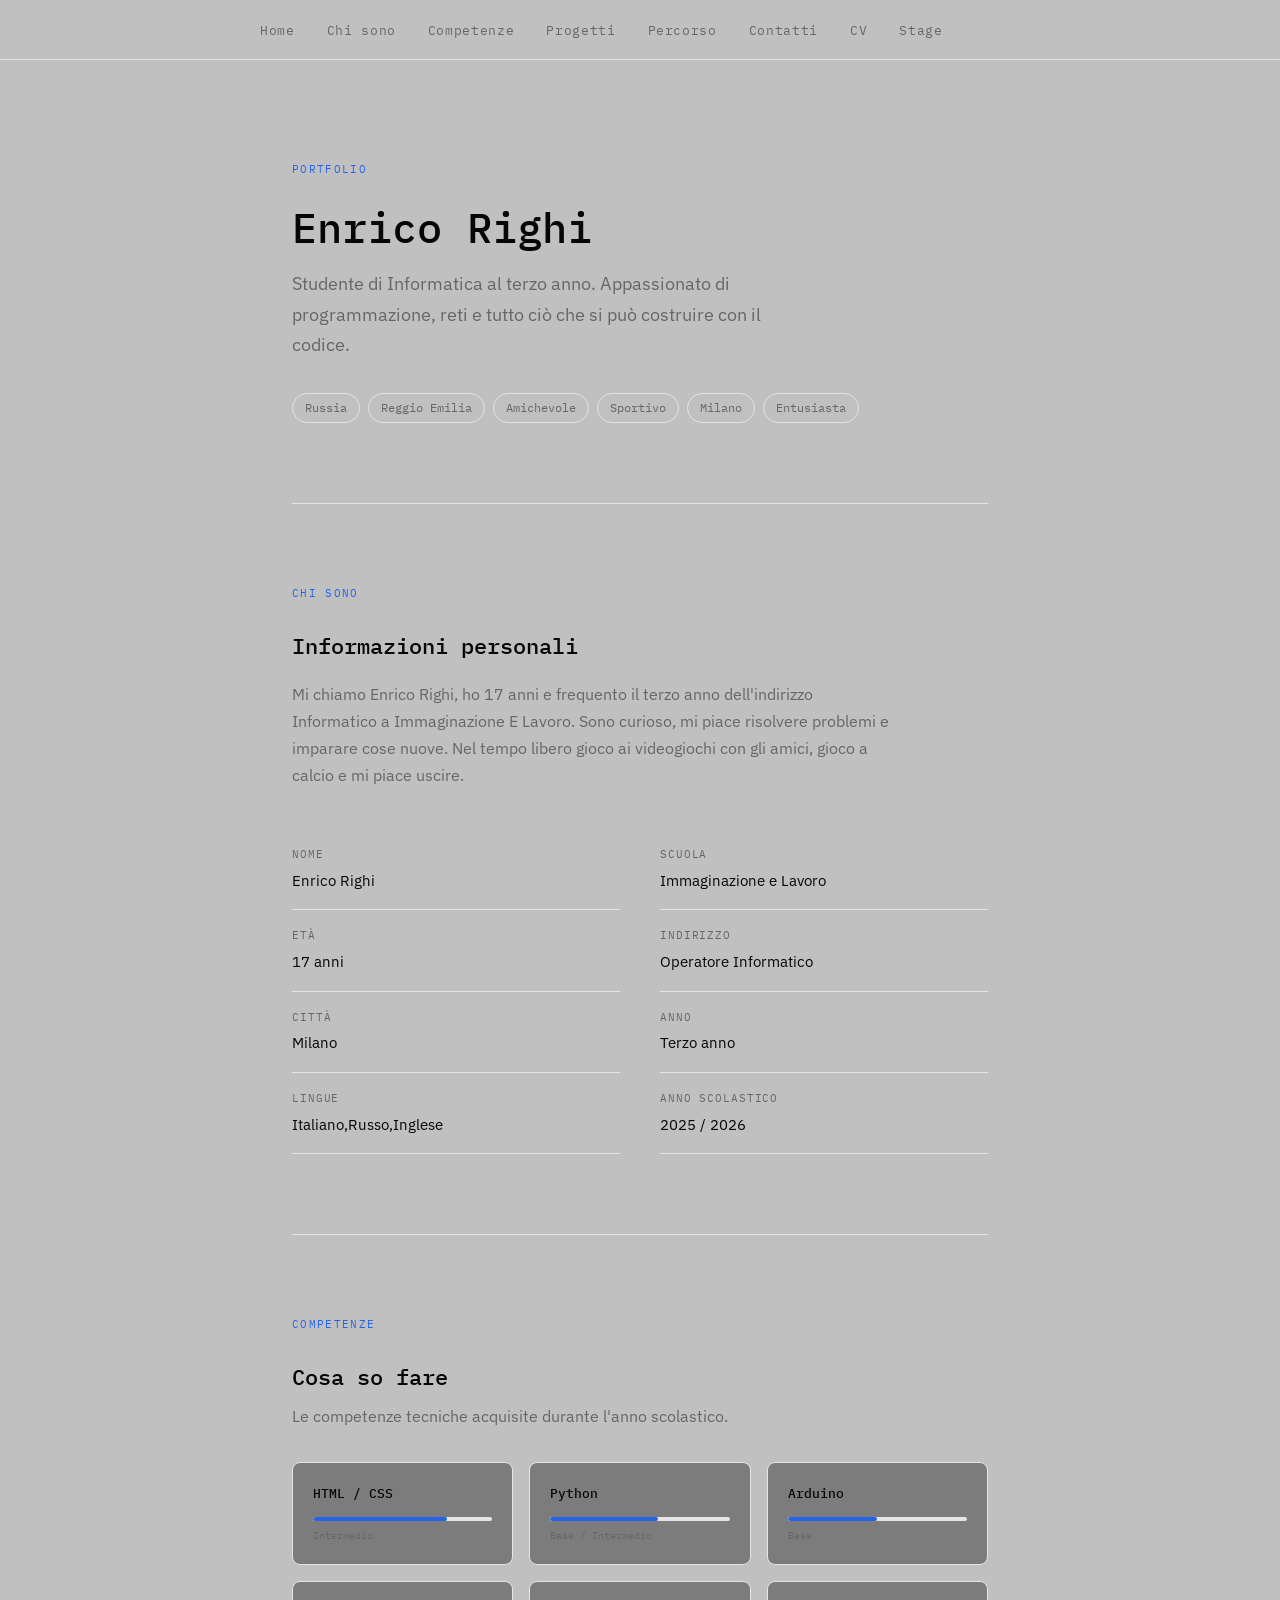
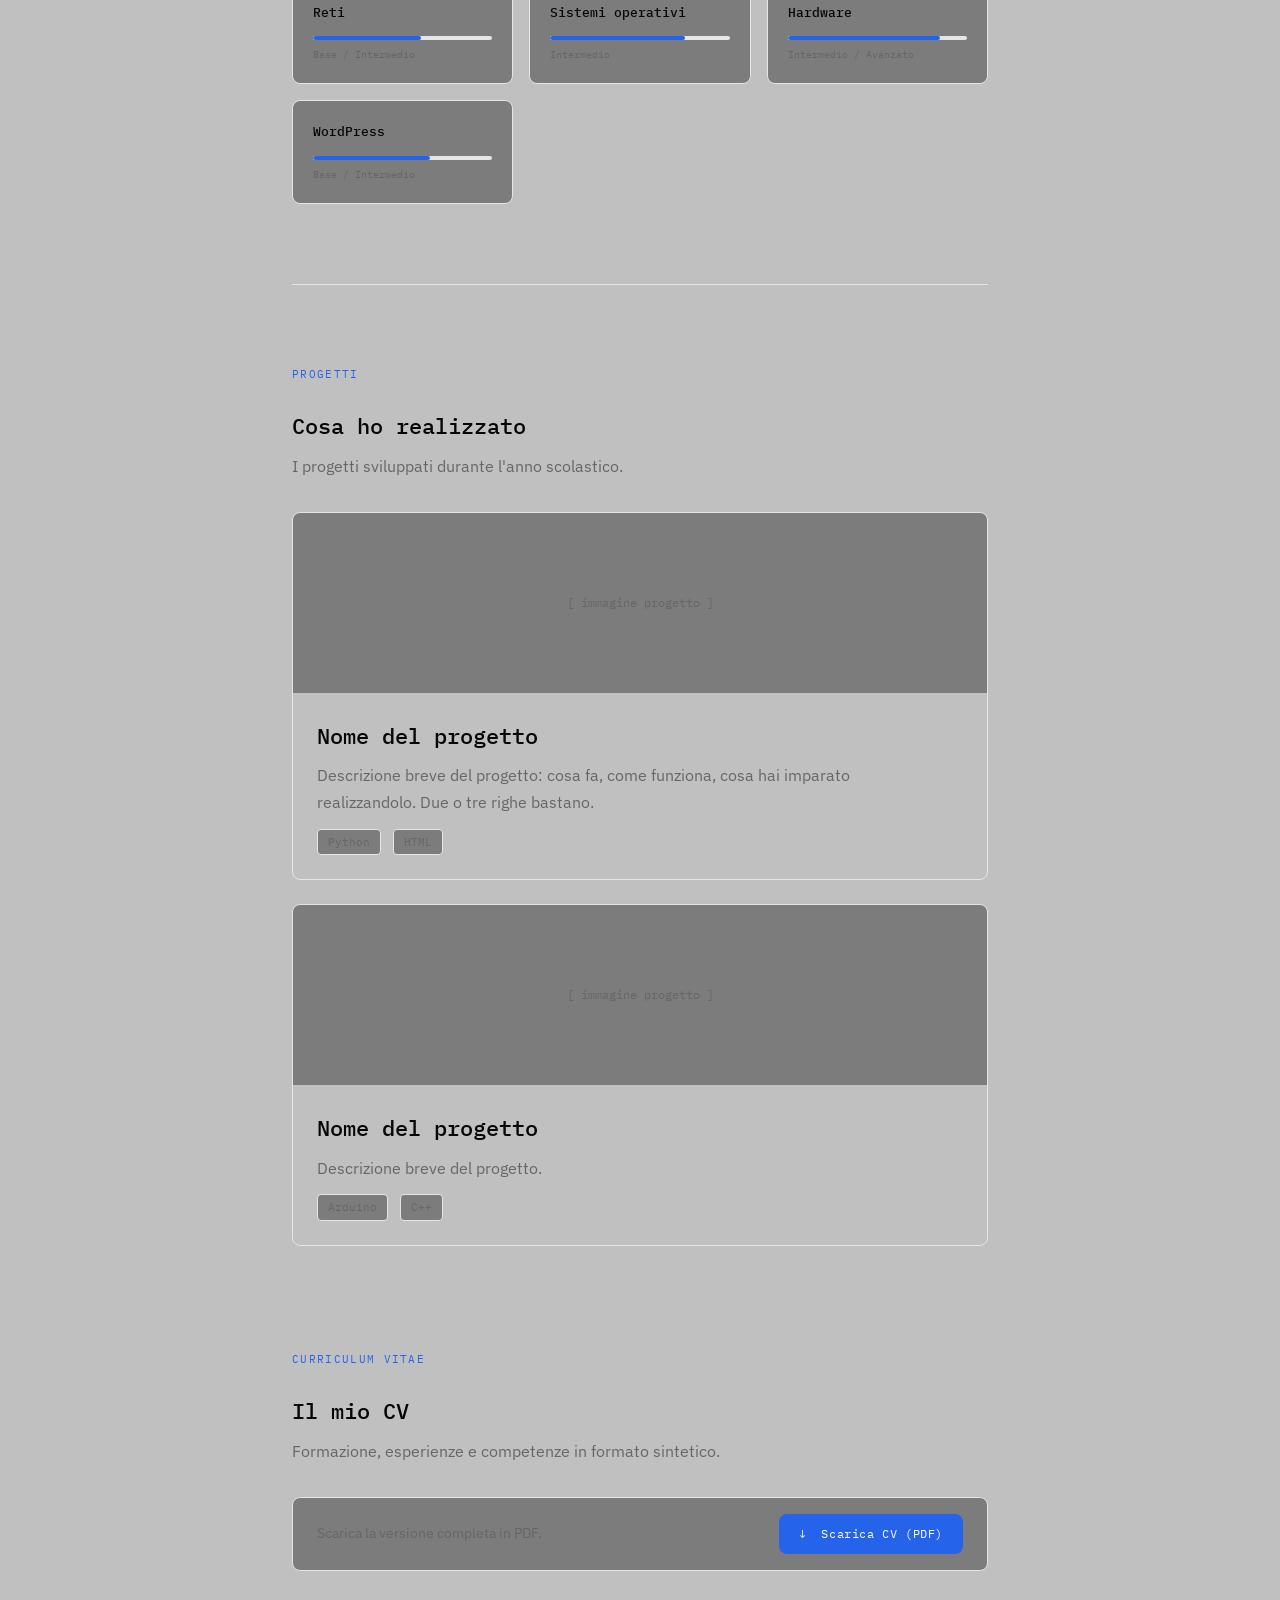
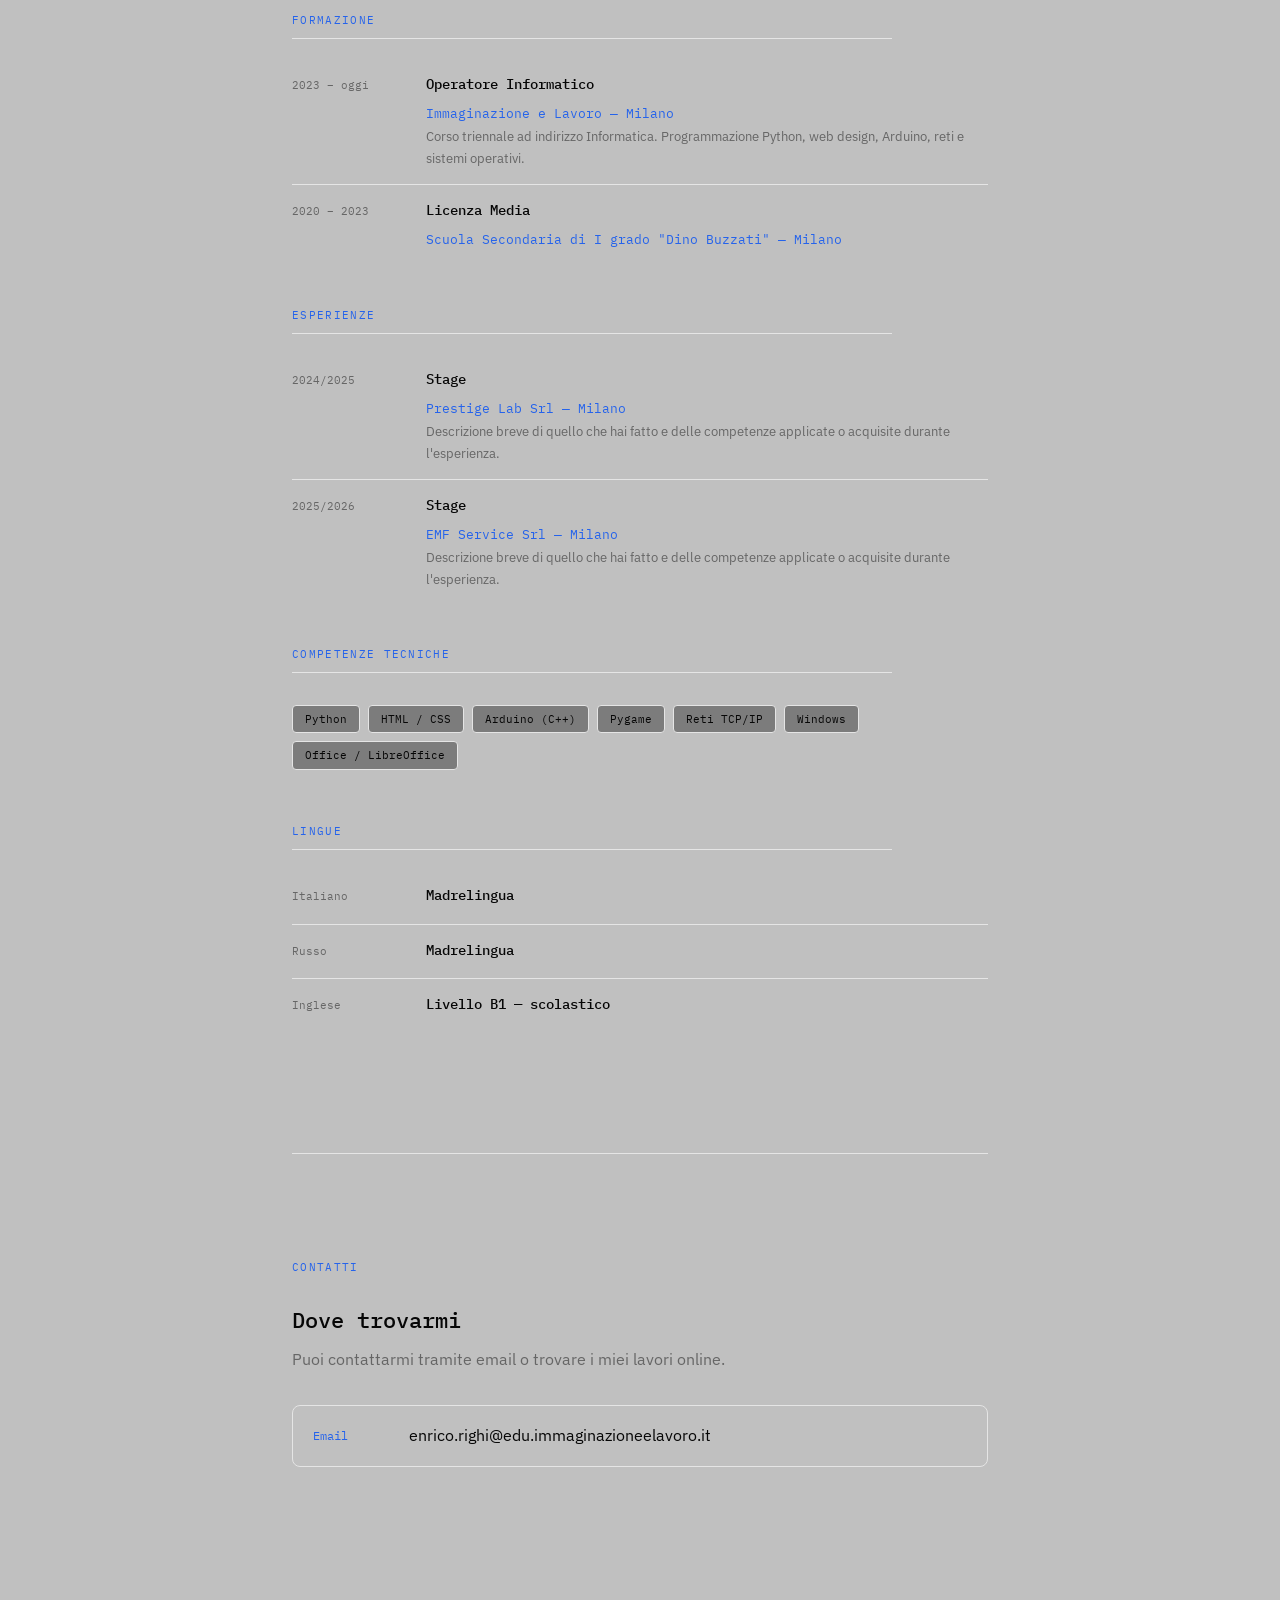
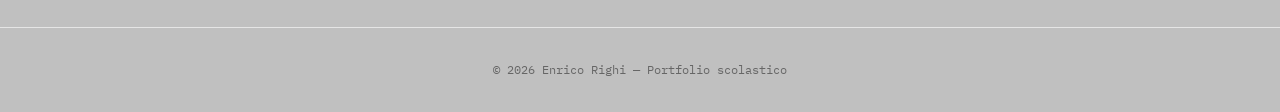
<file: index.html>
<!DOCTYPE html>
<html lang="it">
<head>
  <meta charset="UTF-8" />
  <meta name="viewport" content="width=device-width, initial-scale=1.0"/>

  <!-- MODIFICA: cambia il titolo con il tuo nome -->
  <title>Enrico Righi — Portfolio</title>

  <link rel="preconnect" href="https://fonts.googleapis.com">
  <link href="https://fonts.googleapis.com/css2?family=IBM+Plex+Sans:wght@300;400;500&family=IBM+Plex+Mono:wght@400;500&display=swap" rel="stylesheet">
  <link rel="stylesheet" href="style.css">
</head>

<body>

  <!-- NAVIGAZIONE -->
  <nav>
    <ul>
      <!-- puoi cambiare le voci del menu -->
      <li><a href="#hero">Home</a></li>
      <li><a href="#chi-sono">Chi sono</a></li>
      <li><a href="#competenze">Competenze</a></li>
      <li><a href="#progetti">Progetti</a></li>
      <li><a href="#percorso">Percorso</a></li>
      <li><a href="#contatti">Contatti</a></li>
      <li><a href="#cv">CV</a></li>
      <li><a href="./stage.html">Stage</a></li>
    </ul>
  </nav>

  <main>

    <!-- ==========================================
         HERO — presentazione iniziale
         ========================================== -->
    <section id="hero">
      <p class="etichetta">Portfolio</p>

      <!-- MODIFICA: il tuo nome e cognome -->
      <h1>Enrico Righi</h1>

      <!-- MODIFICA: una frase breve su di te -->
      <p class="sottotitolo">
        Studente di Informatica al terzo anno. Appassionato di programmazione,
        reti e tutto ciò che si può costruire con il codice.
      </p>

      <!-- MODIFICA: le parole chiave che ti descrivono -->
      <div class="tag-list">
        <span class="tag">Russia</span>
        <span class="tag">Reggio Emilia</span>
        <span class="tag">Amichevole</span>
        <span class="tag">Sportivo</span>
        <span class="tag">Milano</span>
        <span class="tag">Entusiasta</span>
      </div>
    </section>

    <!-- ==========================================
         CHI SONO
         ========================================== -->
    <section id="chi-sono">
      <p class="etichetta">Chi sono</p>
      <h2>Informazioni personali</h2>

      <!-- MODIFICA: scrivi qualcosa su di te -->
      <p style="margin-top: 16px;">
        Mi chiamo Enrico Righi, ho 17 anni e frequento il terzo anno
        dell'indirizzo Informatico a Immaginazione E Lavoro. Sono curioso,
        mi piace risolvere problemi e imparare cose nuove.
        Nel tempo libero gioco ai videogiochi con gli amici, gioco a calcio e mi piace uscire.
      </p>

      <div class="griglia-2col" style="margin-top: 40px;">
        <div>
          <!-- MODIFICA: le tue informazioni -->
          <div class="info-riga">
            <span>Nome</span>
            <span>Enrico Righi</span>
          </div>
          <div class="info-riga">
            <span>età</span>
            <span>17 anni</span>
          </div>
          <div class="info-riga">
            <span>Città</span>
            <span>Milano</span>
          </div>
          <div class="info-riga">
            <span>Lingue</span>
            <span>Italiano,Russo,Inglese</span>
          </div>
        </div>
        <div>
          <div class="info-riga">
            <span>Scuola</span>
            <span>Immaginazione e Lavoro</span>
          </div>
          <div class="info-riga">
            <span>Indirizzo</span>
            <span>Operatore Informatico</span>
          </div>
          <div class="info-riga">
            <span>Anno</span>
            <span>Terzo anno</span>
          </div>
          <div class="info-riga">
            <span>Anno scolastico</span>
            <span>2025 / 2026</span>
          </div>
        </div>
      </div>
    </section>

    <!-- ==========================================
         COMPETENZE
         ========================================== -->
    <section id="competenze">
      <p class="etichetta">Competenze</p>
      <h2>Cosa so fare</h2>
      <p style="margin-top: 8px;">
        Le competenze tecniche acquisite durante l'anno scolastico.
      </p>  

      <div class="competenze-griglia">

        <div class="competenza-card">
          <h3>HTML / CSS</h3>
          <div class="barra-contenitore">
            <div class="barra" style="width: 75%"></div>
          </div>
          <p class="livello-label">Intermedio</p>
        </div>

        <div class="competenza-card">
          <h3>Python</h3>
          <div class="barra-contenitore">
            <div class="barra" style="width: 60%"></div>
          </div>
          <p class="livello-label">Base / Intermedio</p>
        </div>

        <div class="competenza-card">
          <h3>Arduino</h3>
          <div class="barra-contenitore">
            <div class="barra" style="width: 50%"></div>
          </div>
          <p class="livello-label">Base</p>
        </div>

        <div class="competenza-card">
          <h3>Reti</h3>
          <div class="barra-contenitore">
            <div class="barra" style="width: 60%"></div>
          </div>
          <p class="livello-label">Base / Intermedio</p>
        </div>

        <div class="competenza-card">
          <h3>Sistemi operativi</h3>
          <div class="barra-contenitore">
            <div class="barra" style="width: 75%"></div>
          </div>
          <p class="livello-label">Intermedio</p>
        </div>

        <div class="competenza-card">
          <h3>Hardware</h3>
          <div class="barra-contenitore">
            <div class="barra" style="width: 85%"></div>
          </div>
          <p class="livello-label">Intermedio / Avanzato</p>
        </div>

          <div class="competenza-card">
          <h3>WordPress</h3>
          <div class="barra-contenitore">
            <div class="barra" style="width: 65%"></div>
          </div>
          <p class="livello-label">Base / Intermedio</p>
        </div>
      </div>
    </section>
      

    <!-- ==========================================
         PROGETTI
         ========================================== -->
    <section id="progetti">
      <p class="etichetta">Progetti</p>
      <h2>Cosa ho realizzato</h2>
      <p style="margin-top: 8px;">
        I progetti sviluppati durante l'anno scolastico.
      </p>

      <div class="progetti-lista">

        <!-- PROGETTO 1 — MODIFICA con il tuo progetto -->
        <div class="progetto-card">
          <div class="progetto-immagine">
            <!-- sostituisci questo placeholder con un'immagine del progetto:
                 <img src="screenshot-progetto.jpg" alt="Nome progetto" style="width:100%;height:100%;object-fit:cover;">
            -->
            [ immagine progetto ]
          </div>
          <div class="progetto-corpo">
            <h2>Nome del progetto</h2>
            <p style="margin-top: 8px;">
              Descrizione breve del progetto: cosa fa, come funziona, cosa hai imparato
              realizzandolo. Due o tre righe bastano.
            </p>
            <div class="progetto-meta">
              <!-- aggiungi i linguaggi / strumenti usati -->
              <span class="badge">Python</span>
              <span class="badge">HTML</span>
            </div>
            <!-- se hai un link al progetto, inseriscilo qui -->
            <!-- <a href="#" class="progetto-link">→ Vedi il progetto</a> -->
          </div>
        </div>

        <!-- PROGETTO 2 — MODIFICA con il tuo progetto -->
        <div class="progetto-card">
          <div class="progetto-immagine">[ immagine progetto ]</div>
          <div class="progetto-corpo">
            <h2>Nome del progetto</h2>
            <p style="margin-top: 8px;">
              Descrizione breve del progetto.
            </p>
            <div class="progetto-meta">
              <span class="badge">Arduino</span>
              <span class="badge">C++</span>
            </div>
          </div>
        </div>

    <!-- ==========================================
         CV
         ========================================== -->
    <section id="cv">
      <p class="etichetta">Curriculum Vitae</p>
      <h2>Il mio CV</h2>
      <p style="margin-top: 8px;">
        Formazione, esperienze e competenze in formato sintetico.
      </p>

      <!-- BOTTONE DOWNLOAD PDF -->
      <div class="cv-download-bar">
        <p>Scarica la versione completa in PDF.</p>
        <!-- MODIFICA: sostituisci "cv.pdf" con il nome del tuo file PDF -->
        <a href="doc/ENRICO EMILIO RIGHI - CV.docx.pdf" download="EnricoRighi_CV.pdf" class="btn-scarica">
          ↓ &nbsp;Scarica CV (PDF)
        </a>
      </div>

      <!-- FORMAZIONE -->
      <div class="cv-blocco">
        <p class="cv-blocco-titolo">Formazione</p>

        <!-- MODIFICA: il tuo percorso scolastico -->
        <div class="cv-riga">
          <span class="cv-periodo">2023 – oggi</span>
          <div class="cv-contenuto">
            <h3>Operatore Informatico</h3>
            <span class="cv-luogo">Immaginazione e Lavoro — Milano</span>
            <p>Corso triennale ad indirizzo Informatica. Programmazione Python,
               web design, Arduino, reti e sistemi operativi.</p>
          </div>
        </div>

        <div class="cv-riga">
          <span class="cv-periodo">2020 – 2023</span>
          <div class="cv-contenuto">
            <h3>Licenza Media</h3>
            <!-- MODIFICA: la tua scuola media -->
            <span class="cv-luogo">Scuola Secondaria di I grado "Dino Buzzati" — Milano</span>
          </div>
        </div>

        <!-- aggiungi altri blocchi copiando una cv-riga -->
      </div>

      <!-- ESPERIENZE -->
      <div class="cv-blocco">
        <p class="cv-blocco-titolo">Esperienze</p>

        <!-- MODIFICA: aggiungi stage, lavori, volontariato, ecc. -->
        <div class="cv-riga">
          <span class="cv-periodo">2024/2025</span>
          <div class="cv-contenuto">
            <h3>Stage</h3>
            <!-- MODIFICA: azienda o contesto -->
            <span class="cv-luogo">Prestige Lab Srl — Milano</span>
            <p>Descrizione breve di quello che hai fatto e delle competenze
               applicate o acquisite durante l'esperienza.</p>
          </div>
        </div>

        <div class="cv-riga">
          <span class="cv-periodo">2025/2026</span>
          <div class="cv-contenuto">
            <h3>Stage</h3>
            <!-- MODIFICA: azienda o contesto -->
            <span class="cv-luogo">EMF Service Srl — Milano</span>
            <p>Descrizione breve di quello che hai fatto e delle competenze
               applicate o acquisite durante l'esperienza.</p>
          </div>
        </div>

        <!-- se non hai esperienze lavorative ancora, puoi rimuovere
             questa sezione o usarla per progetti extrascolastici -->
      </div>

      <!-- COMPETENZE TECNICHE -->
      <div class="cv-blocco">
        <p class="cv-blocco-titolo">Competenze tecniche</p>
        <!-- MODIFICA: le tue competenze -->
        <div class="cv-skill-lista">
          <span class="cv-skill">Python</span>
          <span class="cv-skill">HTML / CSS</span>
          <span class="cv-skill">Arduino (C++)</span>
          <span class="cv-skill">Pygame</span>
          <span class="cv-skill">Reti TCP/IP</span>
          <span class="cv-skill">Windows</span>
          <span class="cv-skill">Office / LibreOffice</span>
        </div>
      </div>

      <!-- LINGUE -->
      <div class="cv-blocco">
        <p class="cv-blocco-titolo">Lingue</p>

        <div class="cv-riga">
          <span class="cv-periodo">Italiano</span>
          <div class="cv-contenuto">
            <h3>Madrelingua</h3>
          </div>
        </div>

        <div class="cv-riga">
          <span class="cv-periodo">Russo</span>
          <div class="cv-contenuto">
            <h3>Madrelingua</h3>
          </div>
        </div>

        <div class="cv-riga">
          <span class="cv-periodo">Inglese</span>
          <div class="cv-contenuto">
            <!-- MODIFICA: il tuo livello -->
            <h3>Livello B1 — scolastico</h3>
          </div>
        </div>
      </div>

    </section>

    <!-- ==========================================
         CONTATTI
         ========================================== -->
    <section id="contatti">
      <p class="etichetta">Contatti</p>
      <h2>Dove trovarmi</h2>
      <p style="margin-top: 8px;">
        Puoi contattarmi tramite email o trovare i miei lavori online.
      </p>

      <div class="contatti-lista">

        <!-- MODIFICA: la tua email -->
        <a href="/cdn-cgi/l/email-protection#3b4f4e5a7b5e565a525715524f" class="contatto-riga">
          <span class="contatto-icona">Email</span>
          <span><span class="__cf_email__" data-cfemail="5d29283c1d38303c3431733429">enrico.righi@edu.immaginazioneelavoro.it</span></span>
        </a>

        <!-- aggiungi altri link (LinkedIn, ecc.) copiando il blocco sopra
             oppure cancella quelli che non usi -->

      </div>
    </section>

    

  </main>

    <footer>
    <!-- MODIFICA: il tuo nome -->
    © 2026 Enrico Righi — Portfolio scolastico
  </footer>

</body>
</html>
</file>
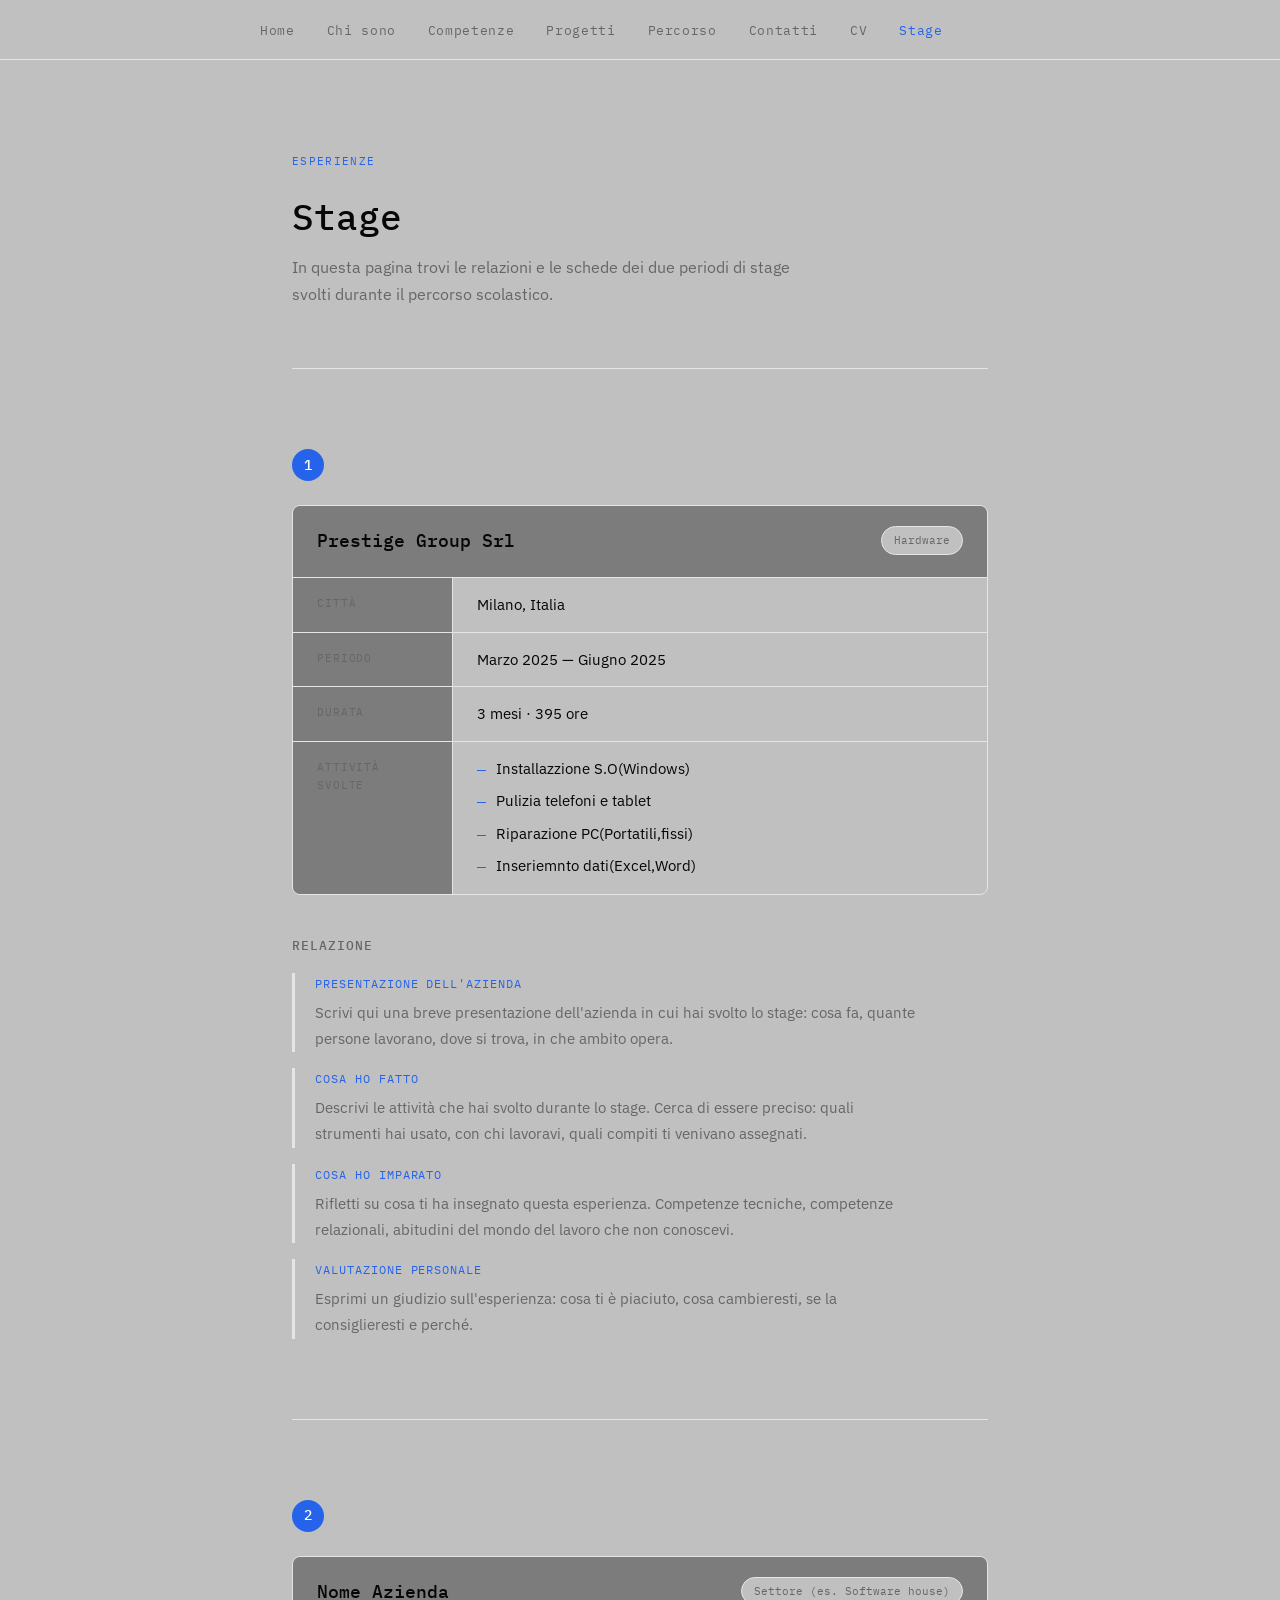
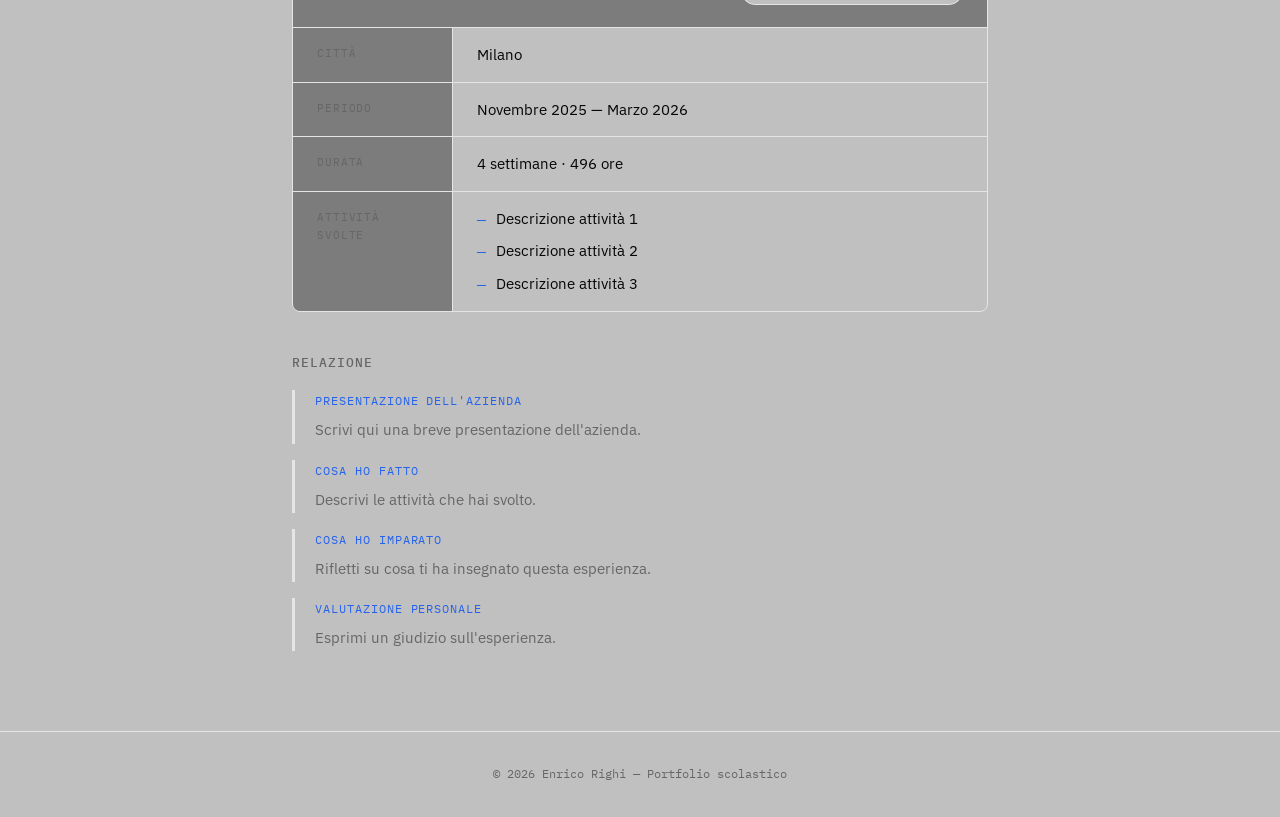
<file: stage.html>
<!DOCTYPE html>
<html lang="it">
<head>
  <meta charset="UTF-8" />
  <meta name="viewport" content="width=device-width, initial-scale=1.0"/>

  <!-- MODIFICA: cambia il titolo con il tuo nome -->
  <title>Enrico Righi — Stage</title>

  <link rel="preconnect" href="https://fonts.googleapis.com">
  <link href="https://fonts.googleapis.com/css2?family=IBM+Plex+Sans:wght@300;400;500&family=IBM+Plex+Mono:wght@400;500&display=swap" rel="stylesheet">
  <link rel="stylesheet" href="style.css">
</head>

<body class="pagina-stage">

  <!-- NAVIGAZIONE -->
  <nav>
    <ul>
      <!-- MODIFICA: stessi link del tuo portfolio -->
      <li><a href="./index.html">Home</a></li>
      <li><a href="index.html#chi-sono">Chi sono</a></li>
      <li><a href="./index.html#competenze">Competenze</a></li>
      <li><a href="./index.html#progetti">Progetti</a></li>
      <li><a href="./index.html#percorso">Percorso</a></li>
      <li><a href="./index.html#contatti">Contatti</a></li>
      <li><a href="./index.html#cv">CV</a></li>
      <li><a href="./stage.html" class="attivo">Stage</a></li>
    </ul>
  </nav>

  <main>

    <!-- INTESTAZIONE -->
    <section id="intro">
      <p class="etichetta">Esperienze</p>
      <h1>Stage</h1>
      <p>
        In questa pagina trovi le relazioni e le schede dei due periodi
        di stage svolti durante il percorso scolastico.
      </p>
    </section>


    <!-- ==========================================
         STAGE 1 
         ========================================== -->
    <section id="stage-1">

      <div class="numero-stage">1</div>

      <!-- SCHEDA AZIENDA -->
      <div class="scheda-azienda">

        <div class="scheda-header">
          <!-- MODIFICA: nome azienda e settore -->
          <h2>Prestige Group Srl</h2>
          <span class="settore-badge">Hardware</span>
        </div>

        <div class="scheda-corpo">

          <div class="scheda-riga">
            <span class="scheda-label">Città</span>
            <!-- MODIFICA -->
            <span class="scheda-valore">Milano, Italia</span>
          </div>

          <div class="scheda-riga">
            <span class="scheda-label">Periodo</span>
            <!-- MODIFICA: quando hai fatto lo stage -->
            <span class="scheda-valore">Marzo 2025 — Giugno 2025</span>
          </div>

          <div class="scheda-riga">
            <span class="scheda-label">Durata</span>
            <!-- MODIFICA -->
            <span class="scheda-valore">3 mesi · 395 ore</span>
          </div>

          <div class="scheda-riga">
            <span class="scheda-label">Attività svolte</span>
            <!-- MODIFICA: aggiungi / rimuovi voci -->
            <ul class="attivita-lista">
              <li>Installazzione S.O(Windows)</li>
              <li>Pulizia telefoni e tablet</li>
              <li>Riparazione PC(Portatili,fissi)</li>
              <li>Inseriemnto dati(Excel,Word)</li>
            </ul>
          </div>

        </div>
      </div>

      <!-- RELAZIONE -->
      <div class="relazione-contenitore">
        <h3>Relazione</h3>

        <div class="relazione-testo">

          <!-- Ogni blocco è un paragrafo della relazione.
               Puoi cambiare i titoli e scrivere il tuo testo dentro i tag <p>.
               Puoi aggiungere altri paragrafi copiando il blocco sotto. -->

          <div class="relazione-paragrafo">
            <p class="para-titolo">Presentazione dell'azienda</p>
            <p>
              Scrivi qui una breve presentazione dell'azienda in cui hai svolto
              lo stage: cosa fa, quante persone lavorano, dove si trova,
              in che ambito opera.
            </p>
          </div>

          <div class="relazione-paragrafo">
            <p class="para-titolo">Cosa ho fatto</p>
            <p>
              Descrivi le attività che hai svolto durante lo stage.
              Cerca di essere preciso: quali strumenti hai usato,
              con chi lavoravi, quali compiti ti venivano assegnati.
            </p>
          </div>

          <div class="relazione-paragrafo">
            <p class="para-titolo">Cosa ho imparato</p>
            <p>
              Rifletti su cosa ti ha insegnato questa esperienza.
              Competenze tecniche, competenze relazionali, abitudini
              del mondo del lavoro che non conoscevi.
            </p>
          </div>

          <div class="relazione-paragrafo">
            <p class="para-titolo">Valutazione personale</p>
            <p>
              Esprimi un giudizio sull'esperienza: cosa ti è piaciuto,
              cosa cambieresti, se la consiglieresti e perché.
            </p>
          </div>

        </div>
      </div>

    </section>


    <!-- ==========================================
         STAGE 2
         ========================================== -->
    <section id="stage-2">

      <div class="numero-stage">2</div>

      <!-- SCHEDA AZIENDA -->
      <div class="scheda-azienda">

        <div class="scheda-header">
          <!-- MODIFICA: nome azienda e settore -->
          <h2>Nome Azienda</h2>
          <span class="settore-badge">Settore (es. Software house)</span>
        </div>

        <div class="scheda-corpo">

          <div class="scheda-riga">
            <span class="scheda-label">Città</span>
            <span class="scheda-valore">Milano</span>
          </div>

          <div class="scheda-riga">
            <span class="scheda-label">Periodo</span>
            <span class="scheda-valore">Novembre 2025 — Marzo 2026</span>
          </div>

          <div class="scheda-riga">
            <span class="scheda-label">Durata</span>
            <span class="scheda-valore">4 settimane · 496 ore</span>
          </div>

          <div class="scheda-riga">
            <span class="scheda-label">Attività svolte</span>
            <ul class="attivita-lista">
              <li>Descrizione attività 1</li>
              <li>Descrizione attività 2</li>
              <li>Descrizione attività 3</li>
            </ul>
          </div>

        </div>
      </div>

      <!-- RELAZIONE -->
      <div class="relazione-contenitore">
        <h3>Relazione</h3>

        <div class="relazione-testo">

          <div class="relazione-paragrafo">
            <p class="para-titolo">Presentazione dell'azienda</p>
            <p>
              Scrivi qui una breve presentazione dell'azienda.
            </p>
          </div>

          <div class="relazione-paragrafo">
            <p class="para-titolo">Cosa ho fatto</p>
            <p>
              Descrivi le attività che hai svolto.
            </p>
          </div>

          <div class="relazione-paragrafo">
            <p class="para-titolo">Cosa ho imparato</p>
            <p>
              Rifletti su cosa ti ha insegnato questa esperienza.
            </p>
          </div>

          <div class="relazione-paragrafo">
            <p class="para-titolo">Valutazione personale</p>
            <p>
              Esprimi un giudizio sull'esperienza.
            </p>
          </div>

        </div>
      </div>

    </section>

  </main>

  <footer>
    <!-- MODIFICA: il tuo nome -->
    © 2026 Enrico Righi — Portfolio scolastico
  </footer>

</body>
</html>
</file>
<file: style.css>
/* =============================================
   VARIABILI — modifica qui i colori del sito
   Cambiarle qui le cambia su TUTTE le pagine
   ============================================= */
:root {
  --colore-sfondo:     #C0C0C0;
  --colore-testo:      #060606;
  --colore-testo-muto: #666666;
  --colore-accento:    #2563eb;  
  --colore-bordo:      #e5e5e5;
  --colore-card:       #7c7c7c;

  --font-titoli: 'IBM Plex Mono', monospace;
  --font-testo:  'IBM Plex Sans', sans-serif;

  --larghezza-max: 760px;
  --raggio:        8px;
}

/* =============================================
   RESET E BASE
   ============================================= */
*, *::before, *::after {
  box-sizing: border-box;
  margin: 0;
  padding: 0;
}

html {
  scroll-behavior: smooth;
}

body {
  background-color: var(--colore-sfondo);
  color: var(--colore-testo);
  font-family: var(--font-testo);
  font-size: 16px;
  line-height: 1.7;
}

/* =============================================
   NAVIGAZIONE
   ============================================= */
nav {
  position: sticky;
  top: 0;
  background-color: var(--colore-sfondo);
  border-bottom: 1px solid var(--colore-bordo);
  z-index: 100;
  padding: 0 32px;
}

nav ul {
  list-style: none;
  display: flex;
  gap: 32px;
  max-width: var(--larghezza-max);
  margin: 0 auto;
  padding: 16px 0;
}

nav a {
  text-decoration: none;
  color: var(--colore-testo-muto);
  font-size: 13px;
  font-family: var(--font-titoli);
  letter-spacing: 0.05em;
  transition: color 0.2s;
}

nav a:hover,
nav a.attivo {
  color: var(--colore-accento);
}

/* =============================================
   LAYOUT PRINCIPALE
   ============================================= */
main {
  max-width: var(--larghezza-max);
  margin: 0 auto;
  padding: 0 32px;
}

section {
  padding: 80px 0;
  border-bottom: 1px solid var(--colore-bordo);
}

section:last-child {
  border-bottom: none;
}

/* =============================================
   TIPOGRAFIA
   ============================================= */
.etichetta {
  font-family: var(--font-titoli);
  font-size: 11px;
  letter-spacing: 0.12em;
  text-transform: uppercase;
  color: var(--colore-accento);
  margin-bottom: 24px;
}

h1 {
  font-family: var(--font-titoli);
  font-size: clamp(28px, 5vw, 42px);
  font-weight: 500;
  line-height: 1.2;
  margin-bottom: 16px;
}

/* h1 nella pagina stage è leggermente più piccolo */
.pagina-stage h1 {
  font-size: clamp(24px, 4vw, 36px);
}

h2 {
  font-family: var(--font-titoli);
  font-size: 22px;
  font-weight: 500;
  margin-bottom: 8px;
}

h3 {
  font-family: var(--font-titoli);
  font-size: 15px;
  font-weight: 500;
  margin-bottom: 6px;
}

p {
  color: var(--colore-testo-muto);
  max-width: 600px;
}

a {
  color: var(--colore-accento);
}

/* =============================================
   SEZIONE HERO (intestazione — solo index)
   ============================================= */
#hero {
  padding: 100px 0 80px;
}

#hero .sottotitolo {
  font-size: 18px;
  color: var(--colore-testo-muto);
  margin-bottom: 32px;
  max-width: 520px;
}

.tag-list {
  display: flex;
  flex-wrap: wrap;
  gap: 8px;
  margin-top: 24px;
}

.tag {
  font-family: var(--font-titoli);
  font-size: 12px;
  padding: 4px 12px;
  border: 1px solid var(--colore-bordo);
  border-radius: 100px;
  color: var(--colore-testo-muto);
}

/* =============================================
   SEZIONE CHI SONO — griglia 2 colonne
   ============================================= */
.griglia-2col {
  display: grid;
  grid-template-columns: 1fr 1fr;
  gap: 40px;
  margin-top: 32px;
}

.info-riga {
  display: flex;
  flex-direction: column;
  gap: 4px;
  padding: 16px 0;
  border-bottom: 1px solid var(--colore-bordo);
}

.info-riga span:first-child {
  font-family: var(--font-titoli);
  font-size: 11px;
  text-transform: uppercase;
  letter-spacing: 0.08em;
  color: var(--colore-testo-muto);
}

.info-riga span:last-child {
  font-size: 15px;
  color: var(--colore-testo);
}

/* =============================================
   SEZIONE COMPETENZE
   ============================================= */
.competenze-griglia {
  display: grid;
  grid-template-columns: repeat(auto-fill, minmax(200px, 1fr));
  gap: 16px;
  margin-top: 32px;
}

.competenza-card {
  background: var(--colore-card);
  border: 1px solid var(--colore-bordo);
  border-radius: var(--raggio);
  padding: 20px;
}

.competenza-card h3 {
  font-size: 13px;
  margin-bottom: 12px;
  color: var(--colore-testo);
}

.barra-contenitore {
  background: var(--colore-bordo);
  border-radius: 4px;
  height: 4px;
  overflow: hidden;
}

.barra {
  height: 100%;
  background: var(--colore-accento);
  border-radius: 4px;
}

.livello-label {
  font-family: var(--font-titoli);
  font-size: 10px;
  color: var(--colore-testo-muto);
  margin-top: 6px;
}

/* =============================================
   SEZIONE PROGETTI
   ============================================= */
.progetti-lista {
  display: flex;
  flex-direction: column;
  gap: 24px;
  margin-top: 32px;
}

.progetto-card {
  border: 1px solid var(--colore-bordo);
  border-radius: var(--raggio);
  overflow: hidden;
  transition: border-color 0.2s;
}

.progetto-card:hover {
  border-color: var(--colore-accento);
}

.progetto-immagine {
  width: 100%;
  height: 180px;
  background: var(--colore-card);
  display: flex;
  align-items: center;
  justify-content: center;
  font-family: var(--font-titoli);
  font-size: 12px;
  color: var(--colore-testo-muto);
  /* ✏️ puoi sostituire il colore di sfondo con un'immagine:
     background: url('immagine-progetto.jpg') center/cover; */
}

.progetto-corpo {
  padding: 24px;
}

.progetto-meta {
  display: flex;
  gap: 12px;
  margin-top: 12px;
  flex-wrap: wrap;
}

.badge {
  font-family: var(--font-titoli);
  font-size: 11px;
  padding: 3px 10px;
  border-radius: 4px;
  background: var(--colore-card);
  border: 1px solid var(--colore-bordo);
  color: var(--colore-testo-muto);
}

.progetto-link {
  display: inline-block;
  margin-top: 16px;
  font-family: var(--font-titoli);
  font-size: 12px;
  color: var(--colore-accento);
  text-decoration: none;
}

.progetto-link:hover {
  text-decoration: underline;
}

/* =============================================
   SEZIONE PERCORSO — timeline
   ============================================= */
.timeline {
  margin-top: 32px;
  display: flex;
  flex-direction: column;
  gap: 0;
}

.timeline-item {
  display: grid;
  grid-template-columns: 100px 1fr;
  gap: 24px;
  padding-bottom: 32px;
  position: relative;
}

.timeline-item::before {
  content: '';
  position: absolute;
  left: 91px;
  top: 6px;
  bottom: 0;
  width: 1px;
  background: var(--colore-bordo);
}

.timeline-item:last-child::before {
  display: none;
}

.timeline-anno {
  font-family: var(--font-titoli);
  font-size: 12px;
  color: var(--colore-testo-muto);
  padding-top: 2px;
  text-align: right;
}

.timeline-contenuto {
  padding-left: 20px;
  position: relative;
}

.timeline-contenuto::before {
  content: '';
  position: absolute;
  left: -4px;
  top: 7px;
  width: 8px;
  height: 8px;
  border-radius: 50%;
  background: var(--colore-accento);
}

/* =============================================
   SEZIONE CONTATTI
   ============================================= */
.contatti-lista {
  margin-top: 32px;
  display: flex;
  flex-direction: column;
  gap: 16px;
}

.contatto-riga {
  display: flex;
  align-items: center;
  gap: 16px;
  padding: 16px 20px;
  border: 1px solid var(--colore-bordo);
  border-radius: var(--raggio);
  text-decoration: none;
  color: var(--colore-testo);
  transition: border-color 0.2s, background 0.2s;
}

.contatto-riga:hover {
  border-color: var(--colore-accento);
  background: var(--colore-card);
}

.contatto-icona {
  font-family: var(--font-titoli);
  font-size: 12px;
  color: var(--colore-accento);
  min-width: 80px;
}

/* =============================================
   SEZIONE CV
   ============================================= */
.cv-download-bar {
  display: flex;
  align-items: center;
  justify-content: space-between;
  background: var(--colore-card);
  border: 1px solid var(--colore-bordo);
  border-radius: var(--raggio);
  padding: 16px 24px;
  margin-top: 32px;
  margin-bottom: 40px;
  flex-wrap: wrap;
  gap: 12px;
}

.cv-download-bar p {
  font-size: 14px;
  max-width: none;
}

.btn-scarica {
  display: inline-flex;
  align-items: center;
  gap: 8px;
  background: var(--colore-accento);
  color: #fff;
  text-decoration: none;
  font-family: var(--font-titoli);
  font-size: 12px;
  letter-spacing: 0.05em;
  padding: 10px 20px;
  border-radius: var(--raggio);
  transition: opacity 0.2s;
  white-space: nowrap;
}

.btn-scarica:hover {
  opacity: 0.85;
  color: #fff;
}

.cv-blocco {
  margin-bottom: 40px;
}

.cv-blocco-titolo {
  font-family: var(--font-titoli);
  font-size: 11px;
  letter-spacing: 0.12em;
  text-transform: uppercase;
  color: var(--colore-accento);
  border-bottom: 1px solid var(--colore-bordo);
  padding-bottom: 8px;
  margin-bottom: 20px;
}

.cv-riga {
  display: grid;
  grid-template-columns: 110px 1fr;
  gap: 16px 24px;
  padding: 14px 0;
  border-bottom: 1px solid var(--colore-bordo);
  align-items: start;
}

.cv-riga:last-child {
  border-bottom: none;
}

.cv-periodo {
  font-family: var(--font-titoli);
  font-size: 11px;
  color: var(--colore-testo-muto);
  padding-top: 3px;
}

.cv-contenuto h3 {
  font-size: 14px;
  font-weight: 500;
  margin-bottom: 2px;
  color: var(--colore-testo);
}

.cv-contenuto .cv-luogo {
  font-size: 13px;
  color: var(--colore-accento);
  font-family: var(--font-titoli);
  margin-bottom: 4px;
}

.cv-contenuto p {
  font-size: 13px;
  color: var(--colore-testo-muto);
  max-width: none;
  margin: 0;
}

.cv-skill-lista {
  display: flex;
  flex-wrap: wrap;
  gap: 8px;
  padding: 12px 0;
}

.cv-skill {
  font-family: var(--font-titoli);
  font-size: 11px;
  padding: 4px 12px;
  border-radius: 4px;
  background: var(--colore-card);
  border: 1px solid var(--colore-bordo);
  color: var(--colore-testo);
}

/* =============================================
   PAGINA STAGE — componenti specifici
   ============================================= */

/* Intestazione pagina stage */
#intro {
  padding: 80px 0 60px;
}

#intro p {
  margin-top: 12px;
  max-width: 520px;
}

/* Numerazione stage (cerchio colorato) */
.numero-stage {
  display: inline-flex;
  align-items: center;
  justify-content: center;
  width: 32px;
  height: 32px;
  border-radius: 50%;
  background: var(--colore-accento);
  color: #fff;
  font-family: var(--font-titoli);
  font-size: 14px;
  font-weight: 500;
  margin-bottom: 24px;
}

/* Scheda azienda */
.scheda-azienda {
  border: 1px solid var(--colore-bordo);
  border-radius: var(--raggio);
  overflow: hidden;
  margin-bottom: 40px;
}

.scheda-header {
  background: var(--colore-card);
  border-bottom: 1px solid var(--colore-bordo);
  padding: 20px 24px;
  display: flex;
  align-items: flex-start;
  justify-content: space-between;
  gap: 16px;
  flex-wrap: wrap;
}

.scheda-header h2 {
  font-size: 18px;
  margin-bottom: 0;
}

.scheda-header .settore-badge {
  font-family: var(--font-titoli);
  font-size: 11px;
  padding: 4px 12px;
  border: 1px solid var(--colore-bordo);
  border-radius: 100px;
  color: var(--colore-testo-muto);
  background: var(--colore-sfondo);
  white-space: nowrap;
}

.scheda-corpo {
  padding: 0;
}

.scheda-riga {
  display: grid;
  grid-template-columns: 160px 1fr;
  border-bottom: 1px solid var(--colore-bordo);
}

.scheda-riga:last-child {
  border-bottom: none;
}

.scheda-label {
  font-family: var(--font-titoli);
  font-size: 11px;
  text-transform: uppercase;
  letter-spacing: 0.08em;
  color: var(--colore-testo-muto);
  padding: 16px 24px;
  background: var(--colore-card);
  border-right: 1px solid var(--colore-bordo);
  display: flex;
  align-items: flex-start;
}

.scheda-valore {
  padding: 14px 24px;
  font-size: 15px;
  color: var(--colore-testo);
}

/* Lista attività dentro la scheda */
.attivita-lista {
  list-style: none;
  display: flex;
  flex-direction: column;
  gap: 6px;
  padding: 14px 24px;
}

.attivita-lista li {
  font-size: 15px;
  color: var(--colore-testo);
  display: flex;
  gap: 10px;
  align-items: flex-start;
}

.attivita-lista li::before {
  content: '—';
  color: var(--colore-accento);
  font-family: var(--font-titoli);
  flex-shrink: 0;
  margin-top: 1px;
}

/* Relazione */
.relazione-contenitore {
  margin-top: 8px;
}

.relazione-contenitore h3 {
  font-size: 13px;
  font-weight: 500;
  text-transform: uppercase;
  letter-spacing: 0.08em;
  color: var(--colore-testo-muto);
  margin-bottom: 16px;
}

.relazione-testo {
  display: flex;
  flex-direction: column;
  gap: 16px;
}

.relazione-paragrafo {
  border-left: 3px solid var(--colore-bordo);
  padding-left: 20px;
}

.relazione-paragrafo .para-titolo {
  font-family: var(--font-titoli);
  font-size: 12px;
  text-transform: uppercase;
  letter-spacing: 0.08em;
  color: var(--colore-accento);
  margin-bottom: 6px;
}

.relazione-paragrafo p {
  font-size: 15px;
  line-height: 1.75;
  /* ✏️ il testo della relazione va qui */
}

/* =============================================
   FOOTER
   ============================================= */
footer {
  border-top: 1px solid var(--colore-bordo);
  padding: 32px;
  text-align: center;
  font-family: var(--font-titoli);
  font-size: 12px;
  color: var(--colore-testo-muto);
}

/* =============================================
   RESPONSIVE (schermi piccoli)
   ============================================= */
@media (max-width: 600px) {
  main  { padding: 0 20px; }
  nav   { padding: 0 20px; }

  /* index */
  .griglia-2col      { grid-template-columns: 1fr; }
  .timeline-item     { grid-template-columns: 70px 1fr; }
  .cv-riga           { grid-template-columns: 1fr; gap: 4px; }
  .cv-periodo        { padding-top: 0; }
  .cv-download-bar   { flex-direction: column; align-items: flex-start; }

  /* stage */
  .scheda-riga       { grid-template-columns: 1fr; }
  .scheda-label      { border-right: none; border-bottom: 1px solid var(--colore-bordo); }
  .scheda-header     { flex-direction: column; gap: 8px; }
}
</file>
